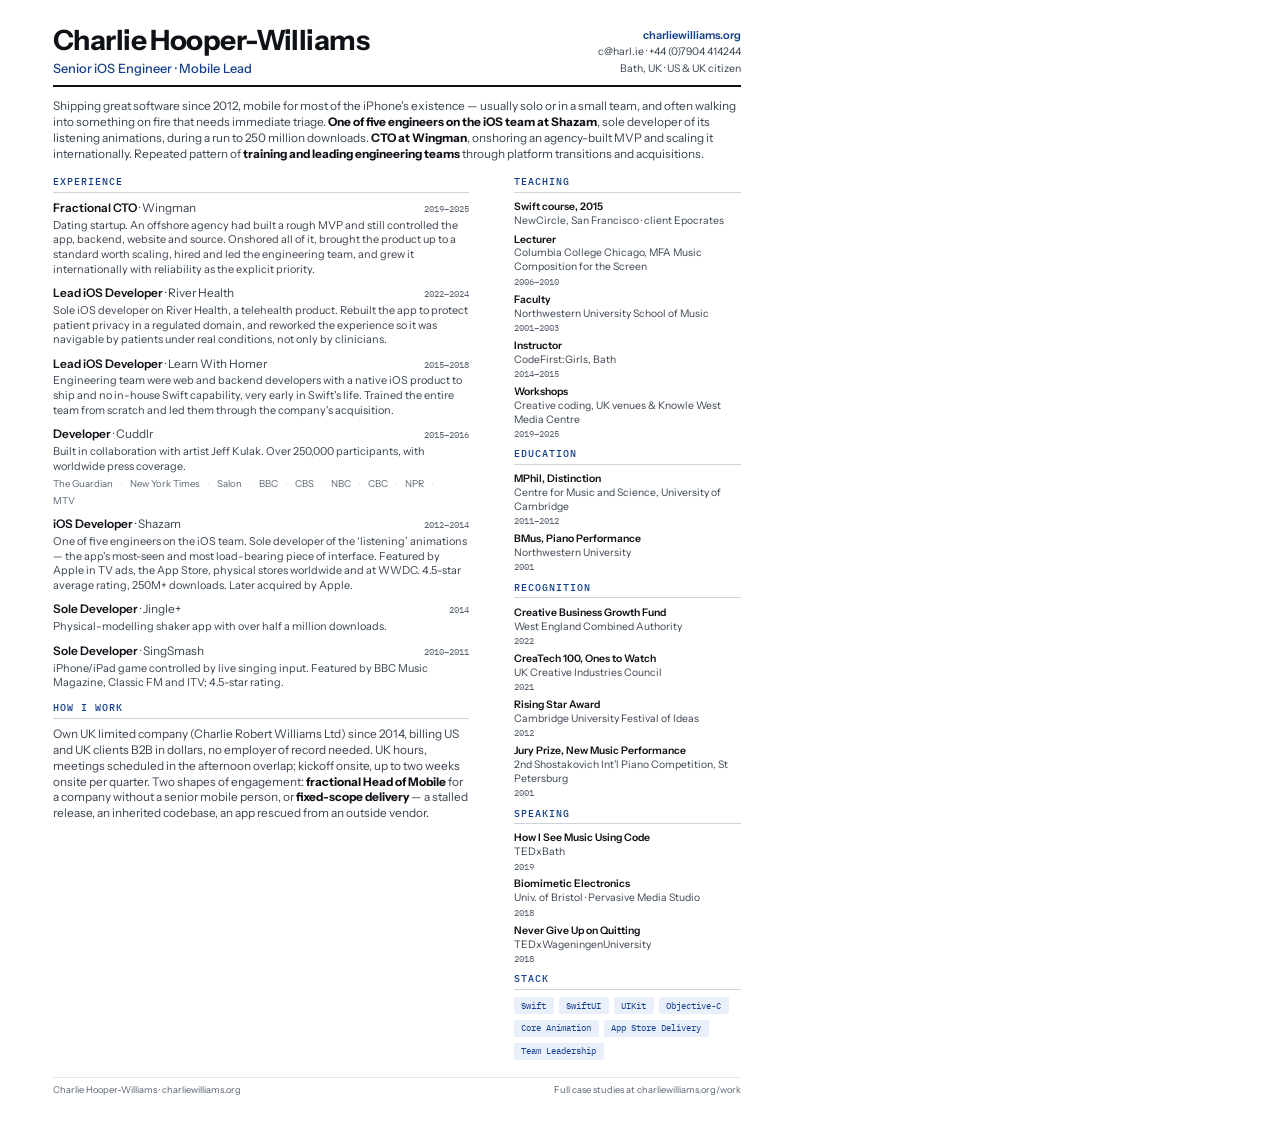
<file: cv-build/cv.html>
<!doctype html>
<html lang="en">
<head>
<meta charset="utf-8">
<title>Charlie Hooper-Williams — CV</title>
<link rel="preconnect" href="https://fonts.googleapis.com">
<link rel="preconnect" href="https://fonts.gstatic.com" crossorigin>
<link rel="stylesheet" href="https://fonts.googleapis.com/css2?family=Instrument+Sans:wght@400;500;600;700&family=IBM+Plex+Mono:wght@400;500&display=swap">
<style>
  @page { size: A4; margin: 0; }
  :root{
    --ink:#0E1116; --ink-2:#39424F; --muted:#5A6472;
    --rule:#E2E5EA; --rule-strong:#CDD3DC;
    --accent:#1B4FB0; --accent-ink:#153F8C; --accent-soft:#E9F0FC;
    --paper:#FFFFFF; --surface:#F5F6F8;
  }
  *{box-sizing:border-box}
  html,body{margin:0; padding:0}
  body{
    width:210mm; min-height:297mm; background:var(--paper); color:var(--ink);
    font-family:"Instrument Sans","Helvetica Neue",Arial,sans-serif;
    font-size:8.6pt; line-height:1.34;
    -webkit-font-smoothing:antialiased;
  }
  .page{padding:7mm 14mm 5.5mm}

  /* ---- header ---- */
  header{display:flex; justify-content:space-between; align-items:flex-end; gap:18px;
    border-bottom:1.5pt solid var(--ink); padding-bottom:6pt; margin-bottom:8.5pt}
  h1{margin:0; font-size:21pt; font-weight:700; letter-spacing:-.02em; line-height:1}
  .role{margin-top:4pt; font-size:9.6pt; color:var(--accent-ink); font-weight:500; letter-spacing:-.005em}
  .contact{text-align:right; font-size:7.9pt; color:var(--ink-2); line-height:1.55}
  .contact a{color:var(--ink-2); text-decoration:none}
  .contact .lead{color:var(--accent-ink); font-weight:600; font-size:8.3pt}

  /* ---- layout ---- */
  .cols{display:grid; grid-template-columns:1fr 60mm; gap:12mm; align-items:start}
  section{margin-bottom:8.5pt}
  section:last-child{margin-bottom:0}
  h2{
    font-family:"IBM Plex Mono",ui-monospace,monospace; font-size:7.3pt; font-weight:500;
    letter-spacing:.1em; text-transform:uppercase; color:var(--accent-ink);
    margin:0 0 5.5pt; padding-bottom:2.5pt; border-bottom:0.8pt solid var(--rule-strong);
  }
  .lede{font-size:8.9pt; color:var(--ink-2); margin:0 0 10pt; max-width:100%}
  .lede strong{color:var(--ink)}

  /* ---- experience entries ---- */
  .role-entry{margin-bottom:6.5pt}
  .role-entry:last-child{margin-bottom:0}
  .rh{display:flex; justify-content:space-between; align-items:baseline; gap:10pt}
  .rh .who{font-weight:600; font-size:8.9pt}
  .rh .who .co{font-weight:400; color:var(--ink-2)}
  .rh .when{
    font-family:"IBM Plex Mono",ui-monospace,monospace; font-size:6.9pt; color:var(--muted);
    white-space:nowrap; font-variant-numeric:tabular-nums;
  }
  .role-entry p{margin:1.5pt 0 0; color:var(--ink-2); font-size:8.2pt}

  /* ---- sidebar lists ---- */
  .side section{margin-bottom:5.5pt}
  .side-entry{margin-bottom:3.6pt; font-size:7.8pt}
  .side-entry:last-child{margin-bottom:0}
  .side-entry .t{font-weight:600; color:var(--ink); display:block}
  .side-entry .o{color:var(--ink-2)}
  .side-entry .y{
    font-family:"IBM Plex Mono",ui-monospace,monospace; font-size:6.8pt; color:var(--muted);
    display:block; margin-top:1pt;
  }

  .press{
    display:flex; flex-wrap:wrap; gap:3pt 6pt; margin-top:3.5pt; font-size:7.2pt; color:var(--muted);
  }
  .press span{white-space:nowrap}
  .press span::after{content:"·"; margin-left:6pt; color:var(--rule-strong)}
  .press span:last-child::after{content:""}

  .pill-row{display:flex; flex-wrap:wrap; gap:4pt; margin-top:1pt}
  .pill{
    font-family:"IBM Plex Mono",ui-monospace,monospace; font-size:6.8pt;
    background:var(--accent-soft); color:var(--accent-ink); padding:2pt 5.5pt; border-radius:2px;
  }

  footer{
    margin-top:7pt; padding-top:5pt; border-top:0.8pt solid var(--rule);
    display:flex; justify-content:space-between; font-size:7pt; color:var(--muted);
  }
</style>
</head>
<body>
<div class="page">

  <header>
    <div>
      <h1>Charlie Hooper-Williams</h1>
      <div class="role">Senior iOS Engineer · Mobile Lead</div>
    </div>
    <div class="contact">
      <div class="lead">charliewilliams.org</div>
      <div><a href="mailto:c@harl.ie">c@harl.ie</a> · +44 (0)7904 414244</div>
      <div>Bath, UK · US &amp; UK citizen</div>
    </div>
  </header>

  <p class="lede">Shipping great software since 2012, mobile for most of the iPhone's existence &mdash; usually solo or in a small team, and often walking into something on fire that needs immediate triage. <strong>One of five engineers on the iOS team at Shazam</strong>, sole developer of its listening animations, during a run to 250 million downloads. <strong>CTO at Wingman</strong>, onshoring an agency-built MVP and scaling it internationally. Repeated pattern of <strong>training and leading engineering teams</strong> through platform transitions and acquisitions.</p>

  <div class="cols">
    <div class="main">

      <section>
        <h2>Experience</h2>

        <div class="role-entry">
          <div class="rh"><span class="who">Fractional CTO <span class="co">&middot; Wingman</span></span><span class="when">2019&ndash;2025</span></div>
          <p>Dating startup. An offshore agency had built a rough MVP and still controlled the app, backend, website and source. Onshored all of it, brought the product up to a standard worth scaling, hired and led the engineering team, and grew it internationally with reliability as the explicit priority.</p>
        </div>

        <div class="role-entry">
          <div class="rh"><span class="who">Lead iOS Developer <span class="co">&middot; River Health</span></span><span class="when">2022&ndash;2024</span></div>
          <p>Sole iOS developer on River Health, a telehealth product. Rebuilt the app to protect patient privacy in a regulated domain, and reworked the experience so it was navigable by patients under real conditions, not only by clinicians.</p>
        </div>

        <div class="role-entry">
          <div class="rh"><span class="who">Lead iOS Developer <span class="co">&middot; Learn With Homer</span></span><span class="when">2015&ndash;2018</span></div>
          <p>Engineering team were web and backend developers with a native iOS product to ship and no in-house Swift capability, very early in Swift's life. Trained the entire team from scratch and led them through the company's acquisition.</p>
        </div>

        <div class="role-entry">
          <div class="rh"><span class="who">Developer <span class="co">&middot; Cuddlr</span></span><span class="when">2015&ndash;2016</span></div>
          <p>Built in collaboration with artist Jeff Kulak. Over 250,000 participants, with worldwide press coverage.</p>
          <div class="press">
            <span>The Guardian</span><span>New York Times</span><span>Salon</span><span>BBC</span><span>CBS</span><span>NBC</span><span>CBC</span><span>NPR</span><span>MTV</span>
          </div>
        </div>

        <div class="role-entry">
          <div class="rh"><span class="who">iOS Developer <span class="co">&middot; Shazam</span></span><span class="when">2012&ndash;2014</span></div>
          <p>One of five engineers on the iOS team. Sole developer of the &lsquo;listening&rsquo; animations &mdash; the app's most-seen and most load-bearing piece of interface. Featured by Apple in TV ads, the App Store, physical stores worldwide and at WWDC. 4.5-star average rating, 250M+ downloads. Later acquired by Apple.</p>
        </div>

        <div class="role-entry">
          <div class="rh"><span class="who">Sole Developer <span class="co">&middot; Jingle+</span></span><span class="when">2014</span></div>
          <p>Physical-modelling shaker app with over half a million downloads.</p>
        </div>

        <div class="role-entry">
          <div class="rh"><span class="who">Sole Developer <span class="co">&middot; SingSmash</span></span><span class="when">2010&ndash;2011</span></div>
          <p>iPhone/iPad game controlled by live singing input. Featured by BBC Music Magazine, Classic FM and ITV; 4.5-star rating.</p>
        </div>

      </section>

      <section>
        <h2>How I work</h2>
        <p class="lede" style="margin-bottom:0">Own UK limited company (Charlie Robert Williams Ltd) since 2014, billing US and UK clients B2B in dollars, no employer of record needed. UK hours, meetings scheduled in the afternoon overlap; kickoff onsite, up to two weeks onsite per quarter. Two shapes of engagement: <strong>fractional Head of Mobile</strong> for a company without a senior mobile person, or <strong>fixed-scope delivery</strong> &mdash; a stalled release, an inherited codebase, an app rescued from an outside vendor.</p>
      </section>

    </div>

    <div class="side">

      <section>
        <h2>Teaching</h2>
        <div class="side-entry"><span class="t">Swift course, 2015</span><span class="o">NewCircle, San Francisco &middot; client Epocrates</span></div>
        <div class="side-entry"><span class="t">Lecturer</span><span class="o">Columbia College Chicago, MFA Music Composition for the Screen</span><span class="y">2006&ndash;2010</span></div>
        <div class="side-entry"><span class="t">Faculty</span><span class="o">Northwestern University School of Music</span><span class="y">2001&ndash;2003</span></div>
        <div class="side-entry"><span class="t">Instructor</span><span class="o">CodeFirst:Girls, Bath</span><span class="y">2014&ndash;2015</span></div>
        <div class="side-entry"><span class="t">Workshops</span><span class="o">Creative coding, UK venues &amp; Knowle West Media Centre</span><span class="y">2019&ndash;2025</span></div>
      </section>

      <section>
        <h2>Education</h2>
        <div class="side-entry"><span class="t">MPhil, Distinction</span><span class="o">Centre for Music and Science, University of Cambridge</span><span class="y">2011&ndash;2012</span></div>
        <div class="side-entry"><span class="t">BMus, Piano Performance</span><span class="o">Northwestern University</span><span class="y">2001</span></div>
      </section>

      <section>
        <h2>Recognition</h2>
        <div class="side-entry"><span class="t">Creative Business Growth Fund</span><span class="o">West England Combined Authority</span><span class="y">2022</span></div>
        <div class="side-entry"><span class="t">CreaTech 100, Ones to Watch</span><span class="o">UK Creative Industries Council</span><span class="y">2021</span></div>
        <div class="side-entry"><span class="t">Rising Star Award</span><span class="o">Cambridge University Festival of Ideas</span><span class="y">2012</span></div>
        <div class="side-entry"><span class="t">Jury Prize, New Music Performance</span><span class="o">2nd Shostakovich Int'l Piano Competition, St Petersburg</span><span class="y">2001</span></div>
      </section>

      <section>
        <h2>Speaking</h2>
        <div class="side-entry"><span class="t">How I See Music Using Code</span><span class="o">TEDxBath</span><span class="y">2019</span></div>
        <div class="side-entry"><span class="t">Biomimetic Electronics</span><span class="o">Univ. of Bristol &middot; Pervasive Media Studio</span><span class="y">2018</span></div>
        <div class="side-entry"><span class="t">Never Give Up on Quitting</span><span class="o">TEDxWageningenUniversity</span><span class="y">2018</span></div>
      </section>

      <section>
        <h2>Stack</h2>
        <div class="pill-row">
          <span class="pill">Swift</span><span class="pill">SwiftUI</span><span class="pill">UIKit</span>
          <span class="pill">Objective-C</span><span class="pill">Core Animation</span>
          <span class="pill">App Store Delivery</span><span class="pill">Team Leadership</span>
        </div>
      </section>

    </div>
  </div>

  <footer>
    <span>Charlie Hooper-Williams &middot; charliewilliams.org</span>
    <span>Full case studies at charliewilliams.org/work</span>
  </footer>

</div>
</body>
</html>
</file>
